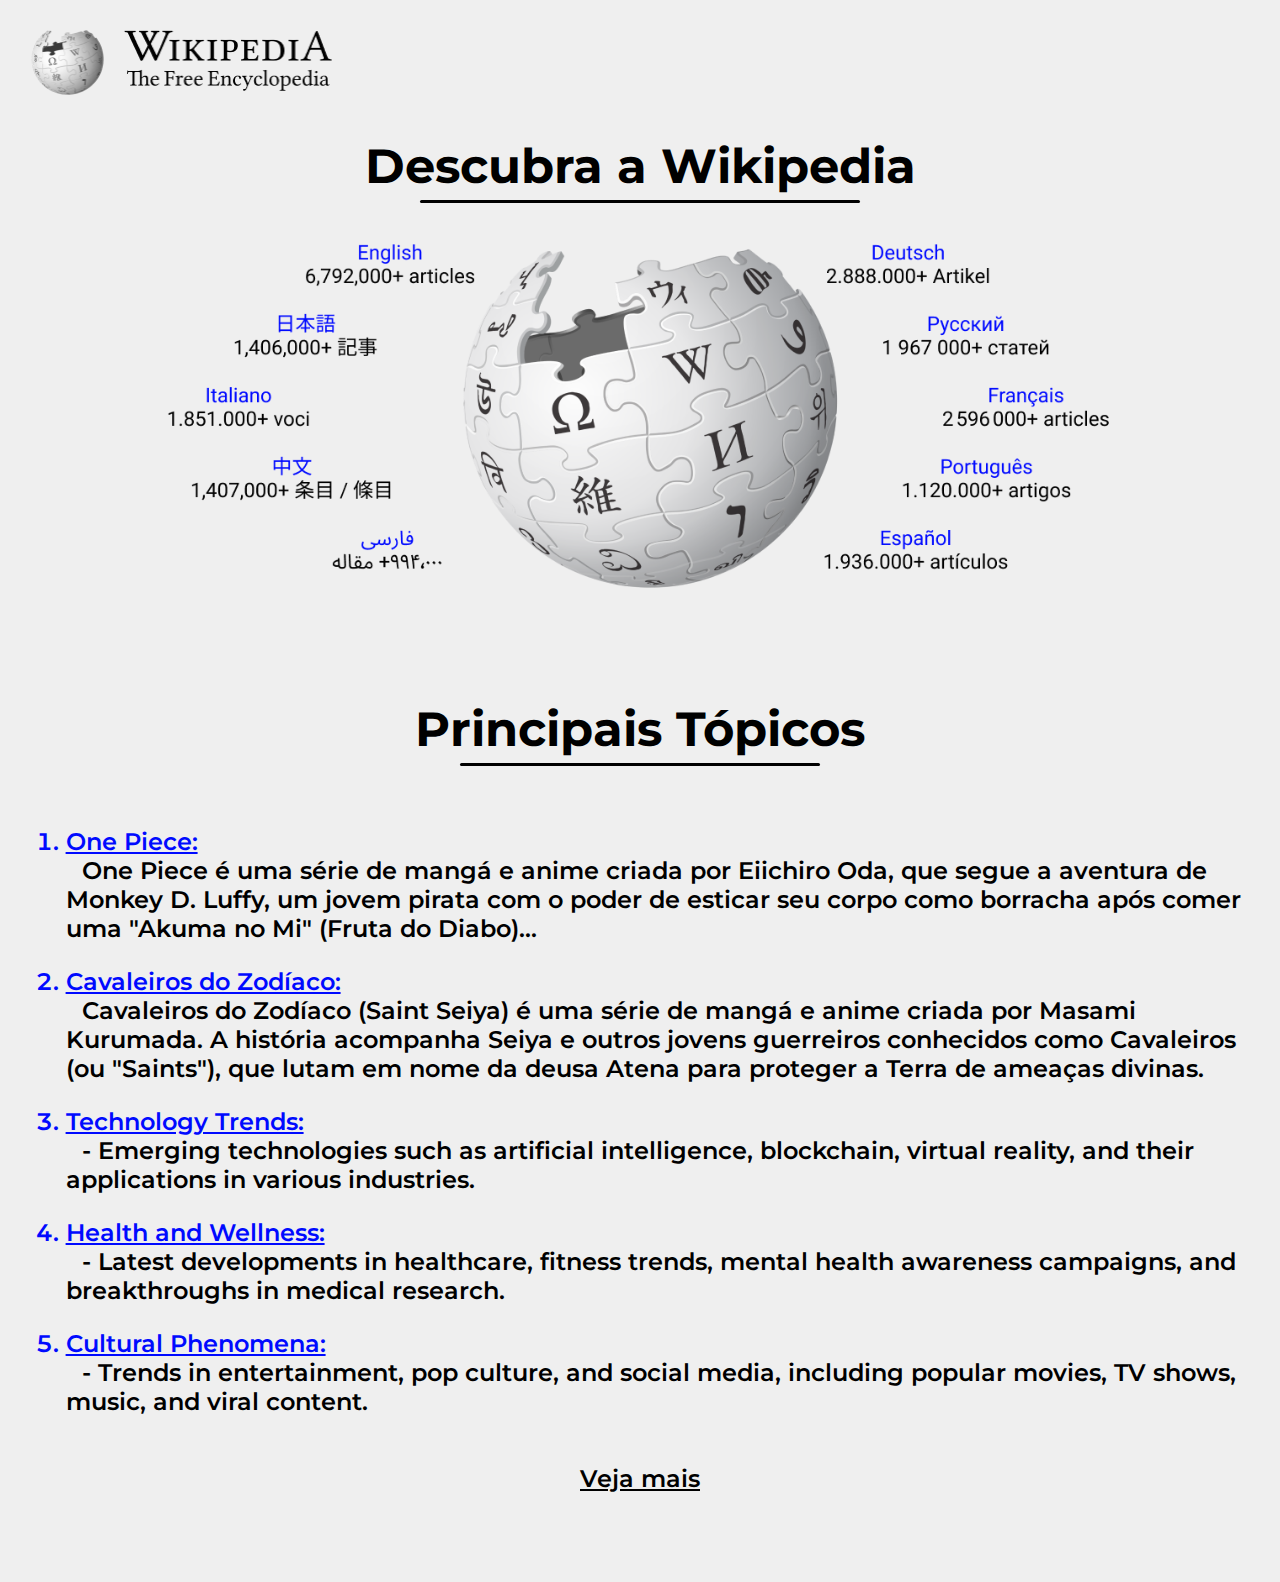
<file: index.html>
<!DOCTYPE html>
<html lang="pt-br">
<head>
    <meta charset="UTF-8">
    <meta name="viewport" content="width=device-width, initial-scale=1.0">
    <title>Wikipedia de Luís Gostoso</title>
    <link rel="stylesheet" href="src/styles/style.css">
</head>
<body>

    <img src="src/imgs/logoWiki.png" alt="Logo da Wikipedia" id="LogoWiki">

    <main>
        <h1>Descubra a Wikipedia</h1>
        <img src="src/imgs/mundoWiki.png" alt="Wikipedia em diferentes línguas" id="MundoWiki">

        <section>
            <h1>Principais Tópicos</h1>
            <ol>
                <li>
                    <a href="src/views/onepiece.html">One Piece:</a>
                    <p>
                        One Piece é uma série de mangá e anime criada por Eiichiro Oda, que segue a aventura de Monkey D. Luffy, um jovem pirata com o poder de esticar seu corpo como borracha após comer uma "Akuma no Mi" (Fruta do Diabo)...
                    </p>
                </li>

                <li>
                    <a href="src/views/cavaleiros.html">Cavaleiros do Zodíaco:</a>
                    <p>
                        Cavaleiros do Zodíaco (Saint Seiya) é uma série de mangá e anime criada por Masami Kurumada. A história acompanha Seiya e outros jovens guerreiros conhecidos como Cavaleiros (ou "Saints"), que lutam em nome da deusa Atena para proteger a Terra de ameaças divinas.
                    </p>
                </li>

                <li>
                    <a href="#">Technology Trends:</a>
                    <p>
                        - Emerging technologies such as artificial intelligence, blockchain, virtual reality, and their applications in various industries.
                    </p>
                </li>

                <li>
                    <a href="#">Health and Wellness:</a>
                    <p>
                        - Latest developments in healthcare, fitness trends, mental health awareness campaigns, and breakthroughs in medical research.
                    </p>
                </li>

                <li>
                    <a href="#">Cultural Phenomena:</a>
                    <p>
                        - Trends in entertainment, pop culture, and social media, including popular movies, TV shows, music, and viral content.
                    </p>
                </li>
            </ol>

            <a>Veja mais</a>
        </section>
    </main>

</body>
</html>
</file>
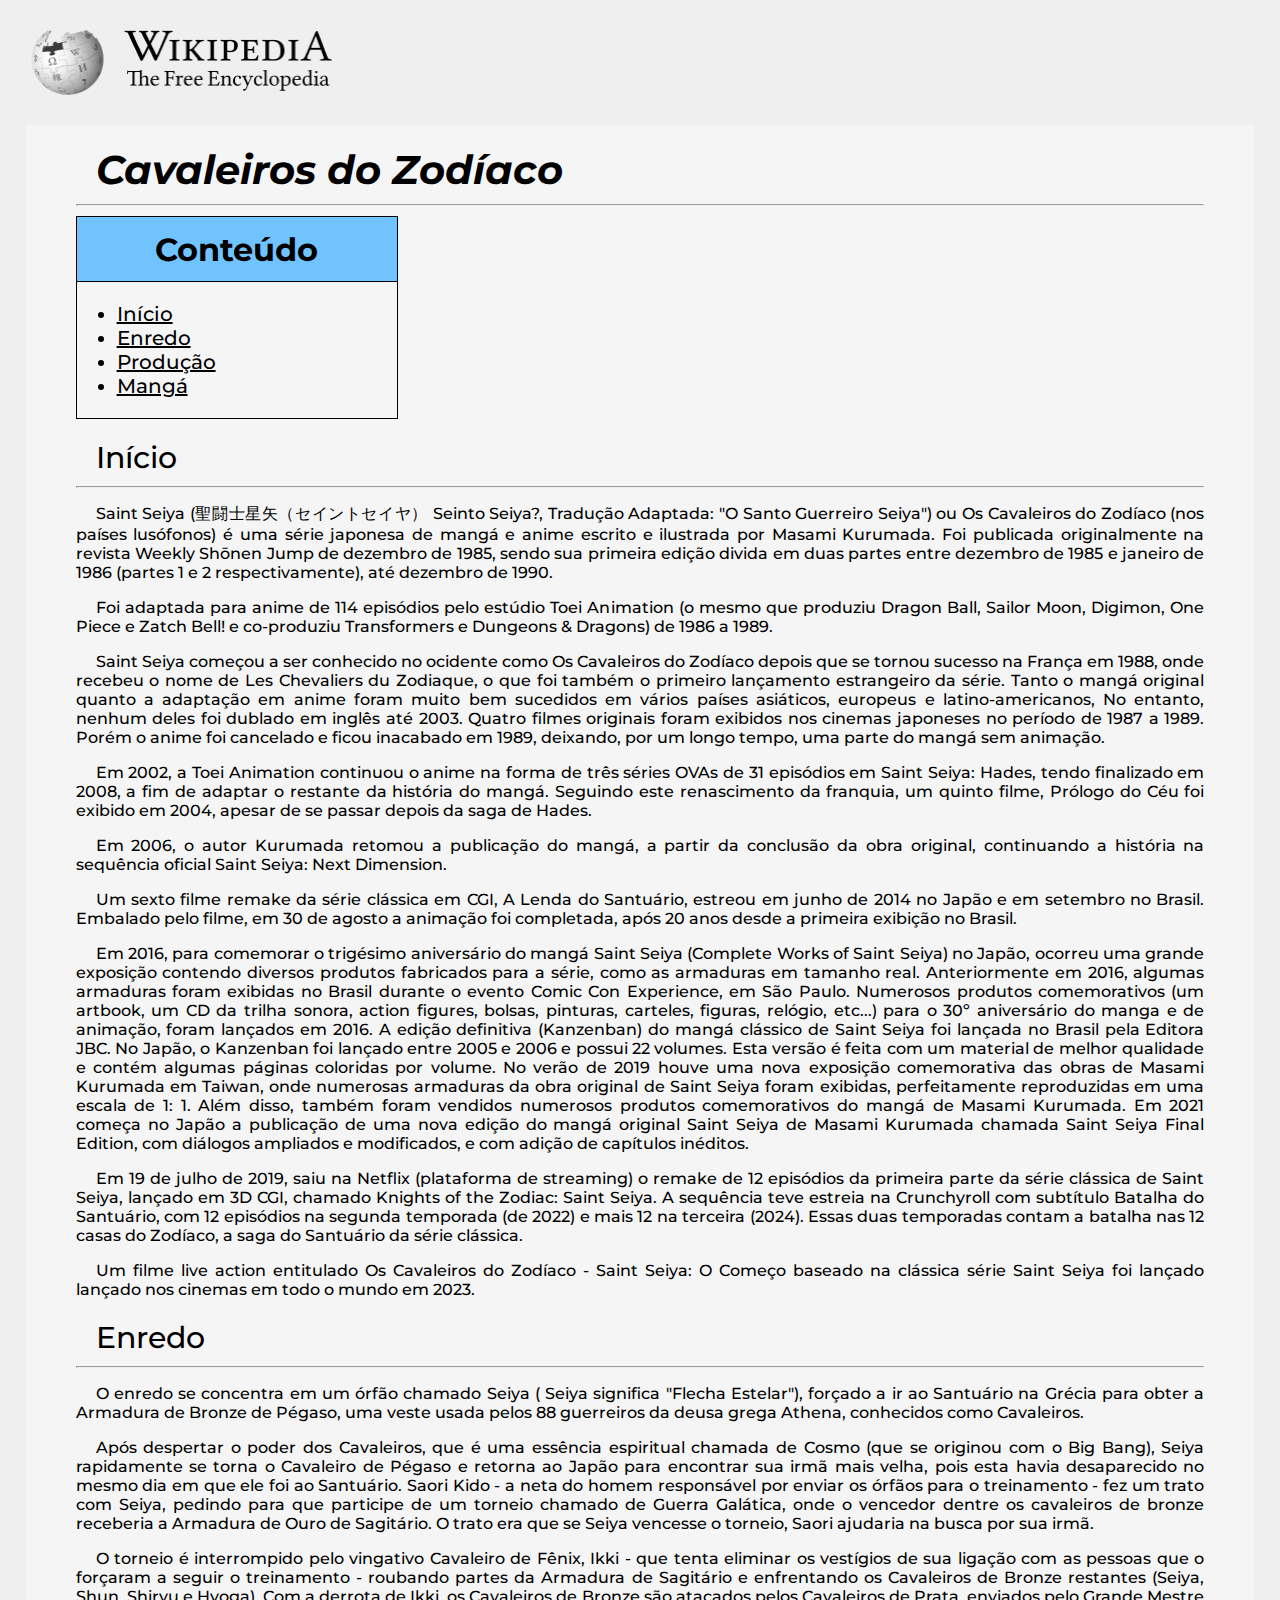
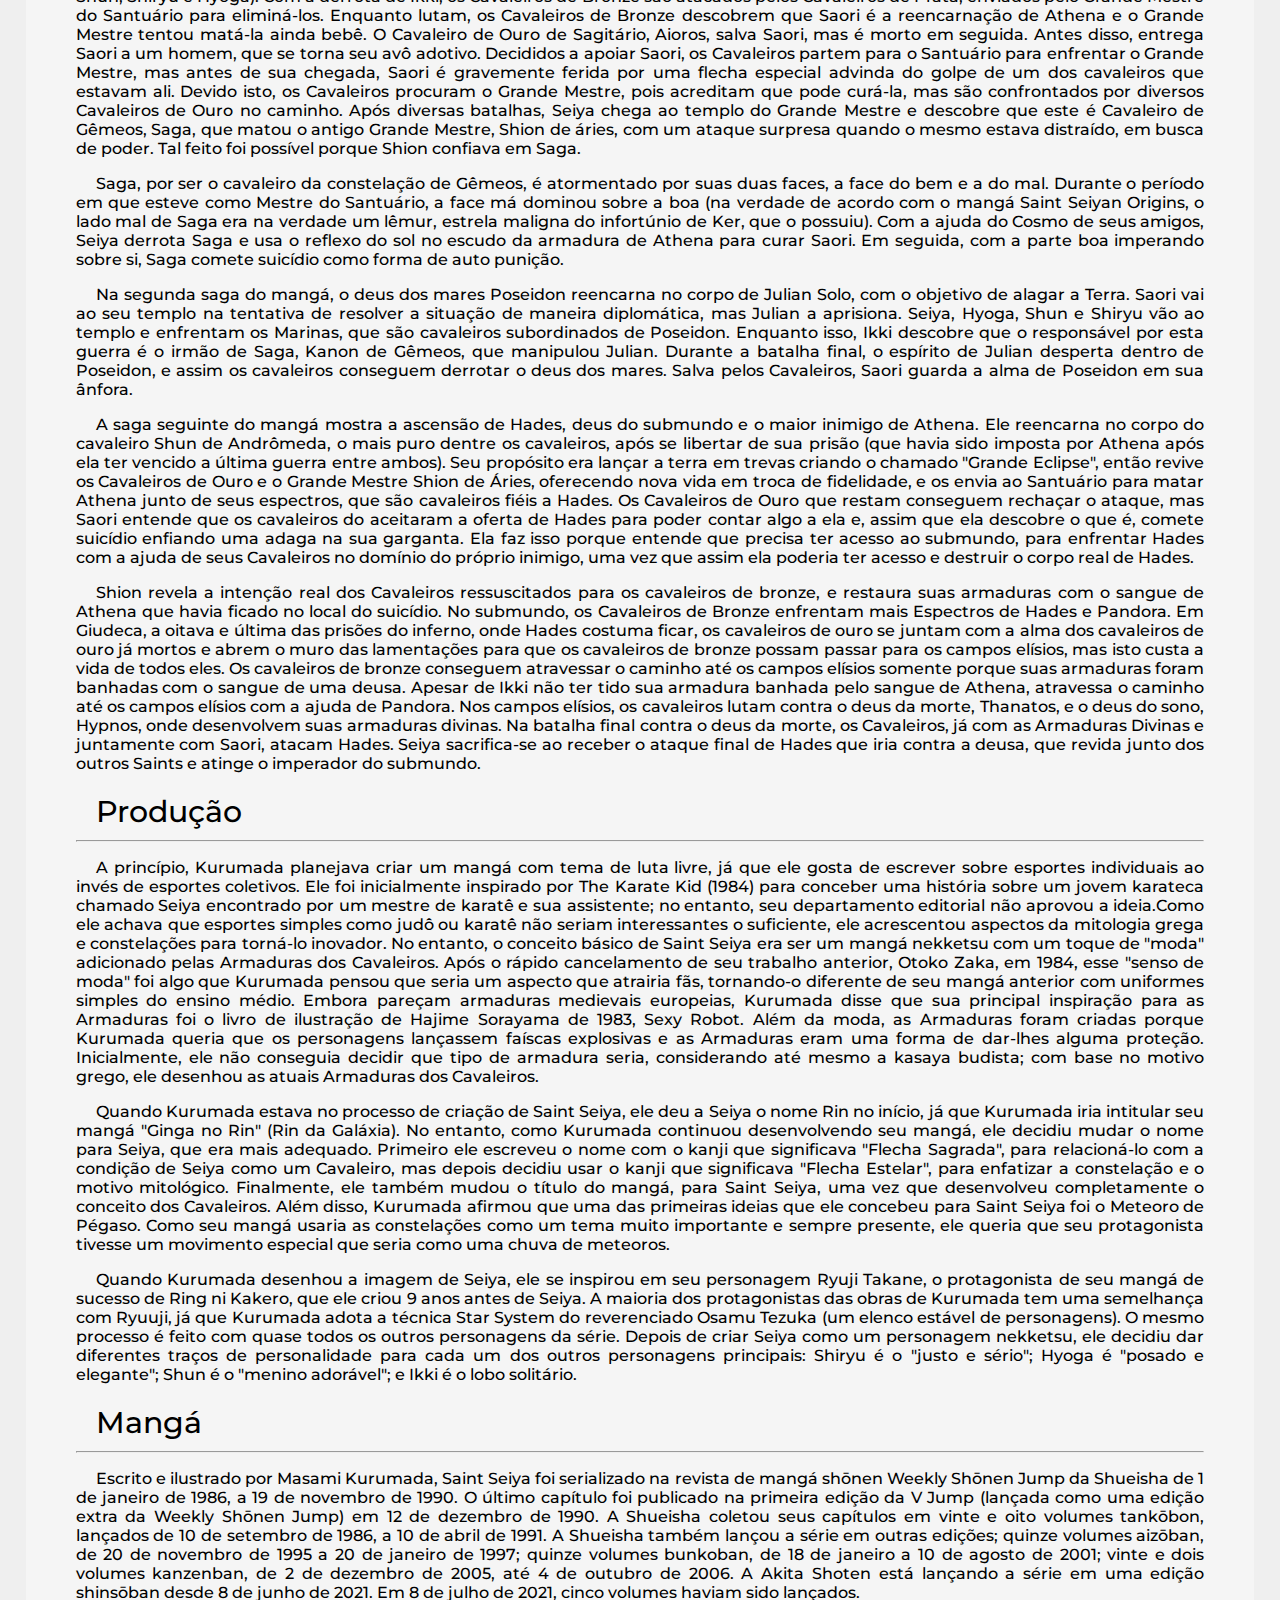
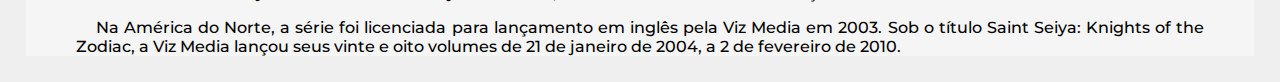
<file: src/views/cavaleiros.html>
<!DOCTYPE html>
<html lang="pt-br">
<head>
    <meta charset="UTF-8">
    <meta http-equiv="X-UA-Compatible" content="IE=edge">
    <meta name="viewport" content="width=device-width, initial-scale=1.0">
    <title>Cavaleiros</title>
    <link rel="stylesheet" href="../styles/article.css">
</head>
<body>
    <a href="../../index.html">
        <img src="../imgs/logoWiki.png" alt="Logo da Wikipedia" id="LogoWiki">
    </a>

    <article>
        <h1>Cavaleiros do Zodíaco</h1>
        <hr>
        <nav>
            <ul>
                <li><a href="#Início">Início</a></li>
                <li><a href="#Enredo">Enredo</a></li>
                <li><a href="#Produção">Produção</a></li>
                <li><a href="#Mangá">Mangá</a></li>
            </ul>
        </nav>

        <h2 id="Início">Início</h2>
        <hr>
        <p>
            Saint Seiya (聖闘士星矢（セイントセイヤ） Seinto Seiya?, Tradução Adaptada: "O Santo Guerreiro Seiya") ou Os Cavaleiros do Zodíaco (nos países lusófonos) é uma série japonesa de mangá e anime escrito e ilustrada por Masami Kurumada. Foi publicada originalmente na revista Weekly Shōnen Jump  de dezembro de 1985, sendo sua primeira edição divida em duas partes  entre dezembro de 1985 e janeiro de 1986 (partes 1 e 2 respectivamente),  até dezembro de 1990.
        </p>
        <p>
            Foi adaptada para anime de 114 episódios pelo estúdio Toei Animation (o mesmo que produziu Dragon Ball, Sailor Moon, Digimon, One Piece e Zatch Bell! e co-produziu Transformers e Dungeons  & Dragons) de 1986 a 1989.
        </p>
        <p>
            Saint Seiya começou a ser conhecido no ocidente como Os Cavaleiros do Zodíaco depois que se tornou sucesso na França em 1988, onde recebeu o nome de Les Chevaliers du Zodiaque, o que foi também o primeiro lançamento estrangeiro da série. Tanto o mangá original quanto a adaptação em anime foram muito bem sucedidos em vários países asiáticos, europeus e latino-americanos, No entanto, nenhum deles foi dublado em inglês até 2003. Quatro filmes originais foram exibidos nos cinemas japoneses no período de 1987 a 1989. Porém o anime foi cancelado e ficou inacabado em 1989, deixando, por um longo tempo, uma parte do mangá sem animação.
        </p>
        <p>
            Em 2002, a Toei Animation continuou o anime na forma de três séries OVAs de 31 episódios em Saint Seiya: Hades, tendo finalizado em 2008, a fim de adaptar o restante da história do mangá. Seguindo este renascimento da franquia, um quinto filme, Prólogo do Céu foi exibido em 2004, apesar de se passar depois da saga de Hades.
        </p>
        <p>
            Em 2006,  o autor Kurumada retomou a publicação do mangá, a partir da conclusão  da obra original, continuando a história na sequência oficial Saint Seiya: Next Dimension.
        </p>
        <p>
            Um sexto filme remake da série clássica em CGI, A Lenda do Santuário, estreou em junho de 2014 no Japão e em setembro no Brasil. Embalado pelo filme, em 30 de agosto a animação foi completada, após 20 anos desde a primeira exibição no Brasil.
        </p>
        <p>
            Em 2016,  para comemorar o trigésimo aniversário do mangá Saint Seiya (Complete  Works of Saint Seiya) no Japão, ocorreu uma grande exposição contendo  diversos produtos fabricados para a série, como as armaduras em tamanho  real. Anteriormente em 2016, algumas armaduras foram exibidas no Brasil durante o evento Comic Con Experience, em São Paulo. Numerosos produtos comemorativos (um artbook, um CD da trilha sonora, action figures, bolsas, pinturas, carteles, figuras, relógio, etc...) para o 30º aniversário do manga e de animação, foram lançados em 2016. A edição definitiva (Kanzenban) do mangá clássico de Saint Seiya foi lançada no Brasil pela Editora JBC. No Japão, o Kanzenban foi lançado entre 2005 e 2006 e possui 22 volumes. Esta versão é feita com um material de melhor qualidade e contém algumas páginas coloridas por volume. No verão de 2019  houve uma nova exposição comemorativa das obras de Masami Kurumada em  Taiwan, onde numerosas armaduras da obra original de Saint Seiya foram  exibidas, perfeitamente reproduzidas em uma escala de 1: 1. Além disso,  também foram vendidos numerosos produtos comemorativos do mangá de  Masami Kurumada. Em 2021 começa no Japão a publicação de uma nova edição do mangá original Saint Seiya de Masami Kurumada chamada Saint Seiya Final Edition, com diálogos ampliados e modificados, e com adição de capítulos inéditos. 
        </p>
        <p>
            Em 19 de julho de 2019, saiu na Netflix  (plataforma de streaming) o remake de 12 episódios da primeira parte da  série clássica de Saint Seiya, lançado em 3D CGI, chamado Knights of the Zodiac: Saint Seiya. A sequência teve estreia na Crunchyroll com subtítulo Batalha do Santuário, com 12 episódios na segunda temporada (de 2022) e mais 12 na terceira (2024). Essas duas temporadas contam a batalha nas 12 casas do Zodíaco, a saga do Santuário da série clássica.
        </p>
        <p>
            Um filme live action entitulado Os Cavaleiros do Zodíaco - Saint Seiya: O Começo baseado na clássica série Saint Seiya foi lançado lançado nos cinemas em todo o mundo em 2023.
        </p>

        <h2 id="Enredo">Enredo</h2>
        <hr>
        <p>
            O enredo se concentra em um órfão chamado Seiya ( Seiya significa "Flecha Estelar"), forçado a ir ao Santuário na Grécia para obter a Armadura de Bronze de Pégaso, uma veste usada pelos 88 guerreiros da deusa grega Athena, conhecidos como Cavaleiros.
        </p>
        <p>
            Após despertar o poder dos Cavaleiros, que é uma essência espiritual chamada de Cosmo (que se originou com o Big Bang),  Seiya rapidamente se torna o Cavaleiro de Pégaso e retorna ao Japão  para encontrar sua irmã mais velha, pois esta havia desaparecido no  mesmo dia em que ele foi ao Santuário. Saori Kido  - a neta do homem responsável por enviar os órfãos para o treinamento -  fez um trato com Seiya, pedindo para que participe de um torneio  chamado de Guerra Galática, onde o vencedor dentre os cavaleiros de  bronze receberia a Armadura de Ouro de Sagitário. O trato era que se  Seiya vencesse o torneio, Saori ajudaria na busca por sua irmã.
        </p>
        <p>
            O torneio é interrompido pelo vingativo Cavaleiro de Fênix, Ikki -  que tenta eliminar os vestígios de sua ligação com as pessoas que o  forçaram a seguir o treinamento - roubando partes da Armadura de  Sagitário e enfrentando os Cavaleiros de Bronze restantes (Seiya, Shun,  Shiryu e Hyoga). Com a derrota de Ikki, os Cavaleiros de Bronze são  atacados pelos Cavaleiros de Prata, enviados pelo Grande Mestre do  Santuário para eliminá-los. Enquanto lutam, os Cavaleiros de Bronze  descobrem que Saori é a reencarnação de Athena e o Grande Mestre tentou  matá-la ainda bebê. O Cavaleiro de Ouro de Sagitário, Aioros, salva  Saori, mas é morto em seguida. Antes disso, entrega Saori a um homem,  que se torna seu avô adotivo. Decididos a apoiar Saori, os Cavaleiros  partem para o Santuário para enfrentar o Grande Mestre, mas antes de sua  chegada, Saori é gravemente ferida por uma flecha especial advinda do  golpe de um dos cavaleiros que estavam ali. Devido isto, os Cavaleiros  procuram o Grande Mestre, pois acreditam que pode curá-la, mas são  confrontados por diversos Cavaleiros de Ouro no caminho. Após diversas  batalhas, Seiya chega ao templo do Grande Mestre e descobre que este é  Cavaleiro de Gêmeos, Saga, que matou o antigo Grande Mestre, Shion de  áries, com um ataque surpresa quando o mesmo estava distraído, em busca  de poder. Tal feito foi possível porque Shion confiava em Saga.
        </p>
        <p>
            Saga, por ser o cavaleiro da constelação  de Gêmeos, é atormentado por suas duas faces, a face do bem e a do mal.  Durante o período em que esteve como Mestre do Santuário, a face má  dominou sobre a boa (na verdade de acordo com o mangá Saint Seiyan  Origins, o lado mal de Saga era na verdade um lêmur, estrela maligna do  infortúnio de Ker, que o possuiu). Com a ajuda do Cosmo de seus amigos,  Seiya derrota Saga e usa o reflexo do sol no escudo da armadura de  Athena para curar Saori. Em seguida, com a parte boa imperando sobre si,  Saga comete suicídio como forma de auto punição.
        </p>
        <p>
            Na segunda saga do mangá, o deus dos mares Poseidon  reencarna no corpo de Julian Solo, com o objetivo de alagar a Terra.  Saori vai ao seu templo na tentativa de resolver a situação de maneira  diplomática, mas Julian a aprisiona. Seiya, Hyoga, Shun e Shiryu vão ao  templo e enfrentam os Marinas, que são cavaleiros subordinados de  Poseidon. Enquanto isso, Ikki descobre que o responsável por esta guerra  é o irmão de Saga, Kanon de Gêmeos, que manipulou Julian. Durante a  batalha final, o espírito de Julian desperta dentro de Poseidon, e assim  os cavaleiros conseguem derrotar o deus dos mares. Salva pelos  Cavaleiros, Saori guarda a alma de Poseidon em sua ânfora.
        </p>
        <p>
            A saga seguinte do mangá mostra a ascensão de Hades,  deus do submundo e o maior inimigo de Athena. Ele reencarna no corpo do  cavaleiro Shun de Andrômeda, o mais puro dentre os cavaleiros, após se  libertar de sua prisão (que havia sido imposta por Athena após ela ter  vencido a última guerra entre ambos). Seu propósito era lançar a terra  em trevas criando o chamado "Grande Eclipse", então revive os Cavaleiros  de Ouro e o Grande Mestre Shion de Áries, oferecendo nova vida em troca  de fidelidade, e os envia ao Santuário para matar Athena junto de seus  espectros, que são cavaleiros fiéis a Hades. Os Cavaleiros de Ouro que  restam conseguem rechaçar o ataque, mas Saori entende que os cavaleiros  do aceitaram a oferta de Hades para poder contar algo a ela e, assim que  ela descobre o que é, comete suicídio enfiando uma adaga na sua  garganta. Ela faz isso porque entende que precisa ter acesso ao  submundo, para enfrentar Hades com a ajuda de seus Cavaleiros no domínio  do próprio inimigo, uma vez que assim ela poderia ter acesso e destruir  o corpo real de Hades.
        </p>
        <p>
            Shion revela a intenção real dos Cavaleiros ressuscitados para os  cavaleiros de bronze, e restaura suas armaduras com o sangue de Athena  que havia ficado no local do suicídio. No submundo, os Cavaleiros de  Bronze enfrentam mais Espectros de Hades e Pandora.  Em Giudeca, a oitava e última das prisões do inferno, onde Hades  costuma ficar, os cavaleiros de ouro se juntam com a alma dos cavaleiros  de ouro já mortos e abrem o muro das lamentações para que os cavaleiros  de bronze possam passar para os campos elísios, mas isto custa a vida  de todos eles. Os cavaleiros de bronze conseguem atravessar o caminho  até os campos elísios somente porque suas armaduras foram banhadas com o  sangue de uma deusa. Apesar de Ikki não ter tido sua armadura banhada  pelo sangue de Athena, atravessa o caminho até os campos elísios com a  ajuda de Pandora. Nos campos elísios, os cavaleiros lutam contra o deus  da morte, Thanatos, e o deus do sono, Hypnos,  onde desenvolvem suas armaduras divinas. Na batalha final contra o deus  da morte, os Cavaleiros, já com as Armaduras Divinas e juntamente com  Saori, atacam Hades. Seiya sacrifica-se ao receber o ataque final de  Hades que iria contra a deusa, que revida junto dos outros Saints e  atinge o imperador do submundo.
        </p>

        <h2 id="Produção">Produção</h2>
        <hr>
        <p>
            A princípio, Kurumada planejava criar um mangá com tema de luta livre, já que ele gosta de escrever sobre esportes individuais ao invés de esportes coletivos. Ele foi inicialmente inspirado por The Karate Kid (1984) para conceber uma história sobre um jovem karateca chamado Seiya encontrado por um mestre de karatê e sua assistente; no entanto, seu departamento editorial não aprovou a ideia.Como ele achava que esportes simples como judô ou karatê não seriam interessantes o suficiente, ele acrescentou aspectos da mitologia grega e constelações para torná-lo inovador. No entanto, o conceito básico de Saint Seiya era ser um mangá nekketsu com um toque de "moda" adicionado pelas Armaduras dos Cavaleiros. Após o rápido cancelamento de seu trabalho anterior, Otoko Zaka,  em 1984, esse "senso de moda" foi algo que Kurumada pensou que seria um  aspecto que atrairia fãs, tornando-o diferente de seu mangá anterior  com uniformes simples do ensino médio. Embora pareçam armaduras medievais europeias, Kurumada disse que sua principal inspiração para as Armaduras foi o livro de ilustração de Hajime Sorayama de 1983, Sexy Robot.  Além da moda, as Armaduras foram criadas porque Kurumada queria que os  personagens lançassem faíscas explosivas e as Armaduras eram uma forma  de dar-lhes alguma proteção. Inicialmente, ele não conseguia decidir que tipo de armadura seria, considerando até mesmo a kasaya budista; com base no motivo grego, ele desenhou as atuais Armaduras dos Cavaleiros.
        </p>
        <p>
            Quando Kurumada estava no processo de criação de Saint Seiya,  ele deu a Seiya o nome Rin no início, já que Kurumada iria intitular  seu mangá "Ginga no Rin" (Rin da Galáxia). No entanto, como Kurumada  continuou desenvolvendo seu mangá, ele decidiu mudar o nome para Seiya,  que era mais adequado. Primeiro ele escreveu o nome com o kanji  que significava "Flecha Sagrada", para relacioná-lo com a condição de  Seiya como um Cavaleiro, mas depois decidiu usar o kanji que significava  "Flecha Estelar", para enfatizar a constelação e o motivo mitológico.  Finalmente, ele também mudou o título do mangá, para Saint Seiya,  uma vez que desenvolveu completamente o conceito dos Cavaleiros. Além  disso, Kurumada afirmou que uma das primeiras ideias que ele concebeu  para Saint Seiya foi o Meteoro de Pégaso. Como seu mangá usaria  as constelações como um tema muito importante e sempre presente, ele  queria que seu protagonista tivesse um movimento especial que seria como  uma chuva de meteoros.
        </p>
        <p>
            Quando Kurumada desenhou a imagem de Seiya, ele se inspirou em  seu personagem Ryuji Takane, o protagonista de seu mangá de sucesso de Ring ni Kakero,  que ele criou 9 anos antes de Seiya. A maioria dos protagonistas das  obras de Kurumada tem uma semelhança com Ryuuji, já que Kurumada adota a  técnica Star System do reverenciado Osamu Tezuka (um elenco estável de personagens). O mesmo processo é feito com quase todos os outros personagens da série. Depois de criar Seiya como um personagem nekketsu,  ele decidiu dar diferentes traços de personalidade para cada um dos  outros personagens principais: Shiryu é o "justo e sério"; Hyoga é  "posado e elegante"; Shun é o "menino adorável"; e Ikki é o lobo  solitário.
        </p>

        <h2 id="Mangá">Mangá</h2>
        <hr>
        <p>
            Escrito e ilustrado por Masami Kurumada, Saint Seiya foi serializado na revista de mangá shōnen Weekly Shōnen Jump da Shueisha de 1 de janeiro de 1986, a 19 de novembro de 1990. O último capítulo foi publicado na primeira edição da V Jump (lançada como uma edição extra da Weekly Shōnen Jump) em 12 de dezembro de 1990. A Shueisha coletou seus capítulos em vinte e oito volumes tankōbon, lançados de 10 de setembro de 1986, a 10 de abril de 1991. A Shueisha também lançou a série em outras edições; quinze volumes aizōban, de 20 de novembro de 1995 a 20 de janeiro de 1997; quinze volumes bunkoban, de 18 de janeiro a 10 de agosto de 2001; vinte e dois volumes kanzenban, de 2 de dezembro de 2005, até 4 de outubro de 2006. A Akita Shoten está lançando a série em uma edição shinsōban desde 8 de junho de 2021. Em 8 de julho de 2021, cinco volumes haviam sido lançados.
        </p>
        <p>
            Na América do Norte, a série foi licenciada para lançamento em inglês pela Viz Media em 2003. Sob o título Saint Seiya: Knights of the Zodiac, a Viz Media lançou seus vinte e oito volumes de 21 de janeiro de 2004, a 2 de fevereiro de 2010.
        </p>
    </article>

</body>
</html>
</file>
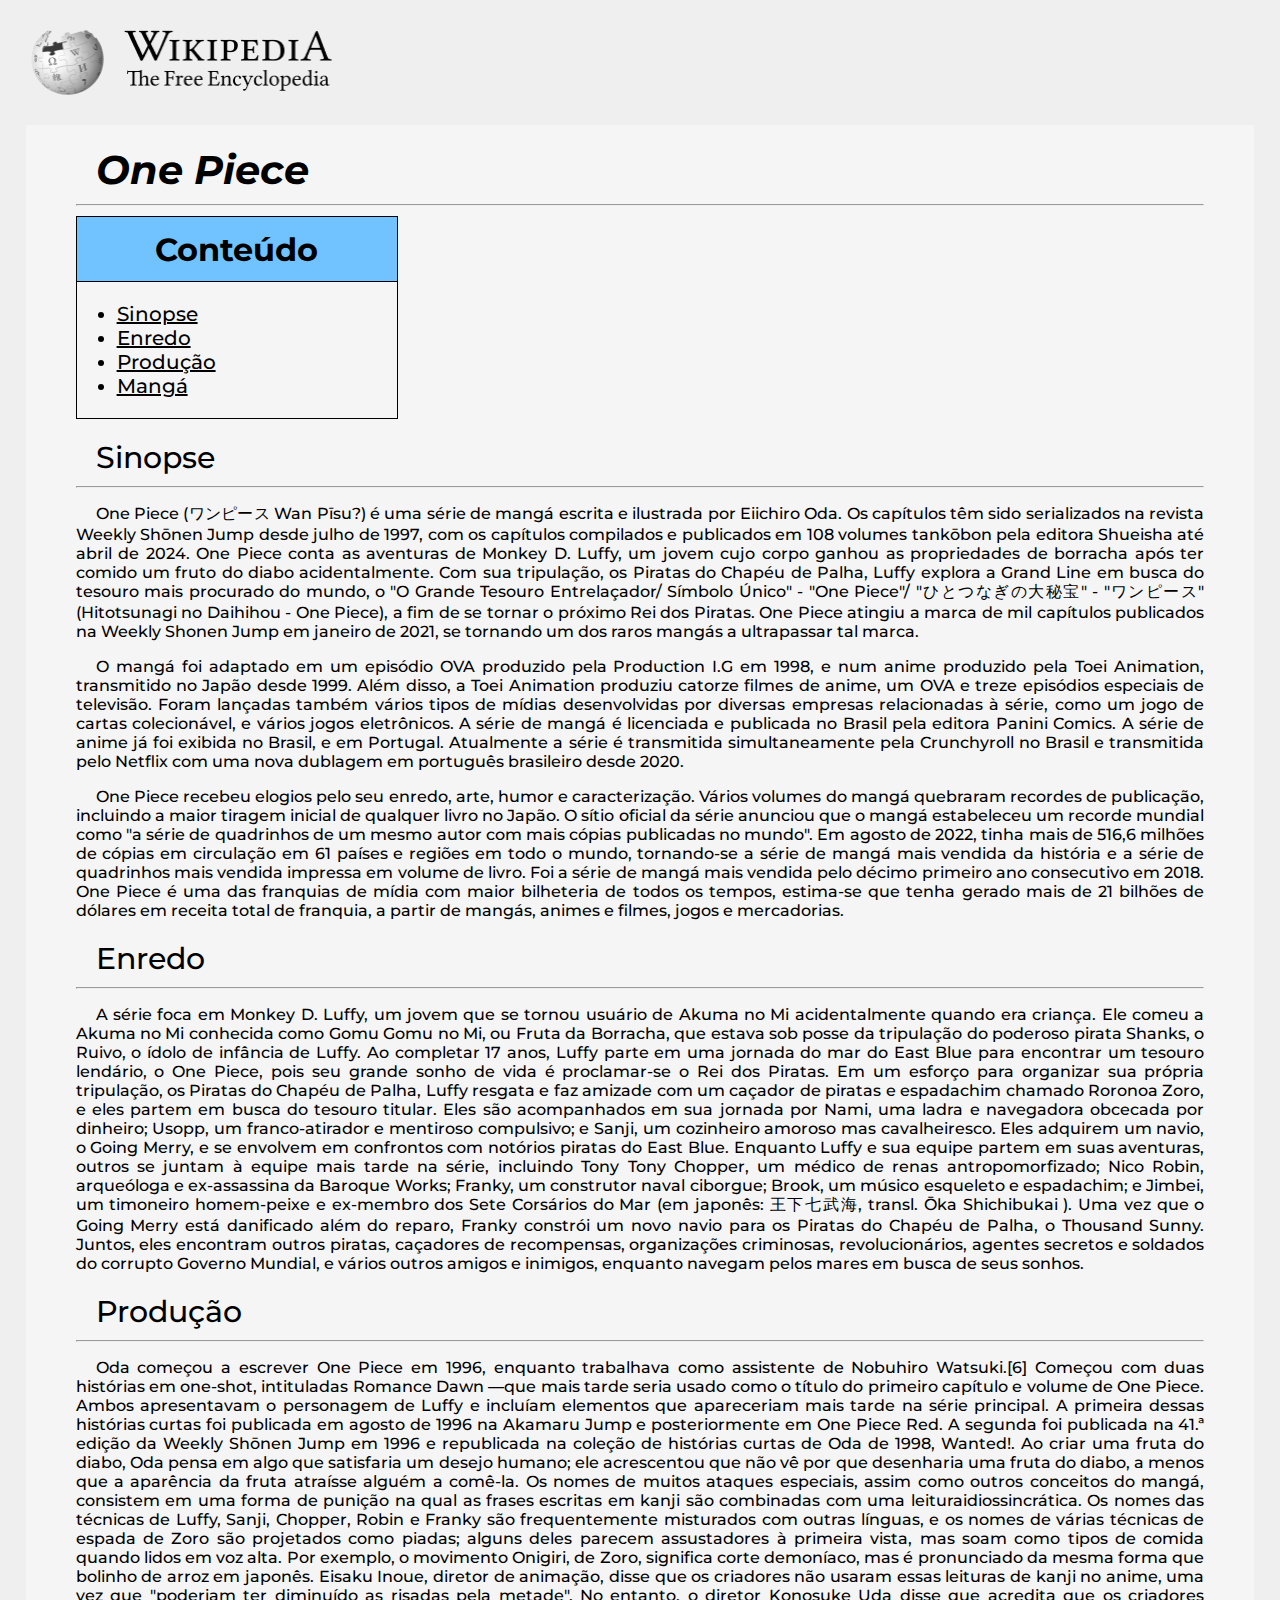
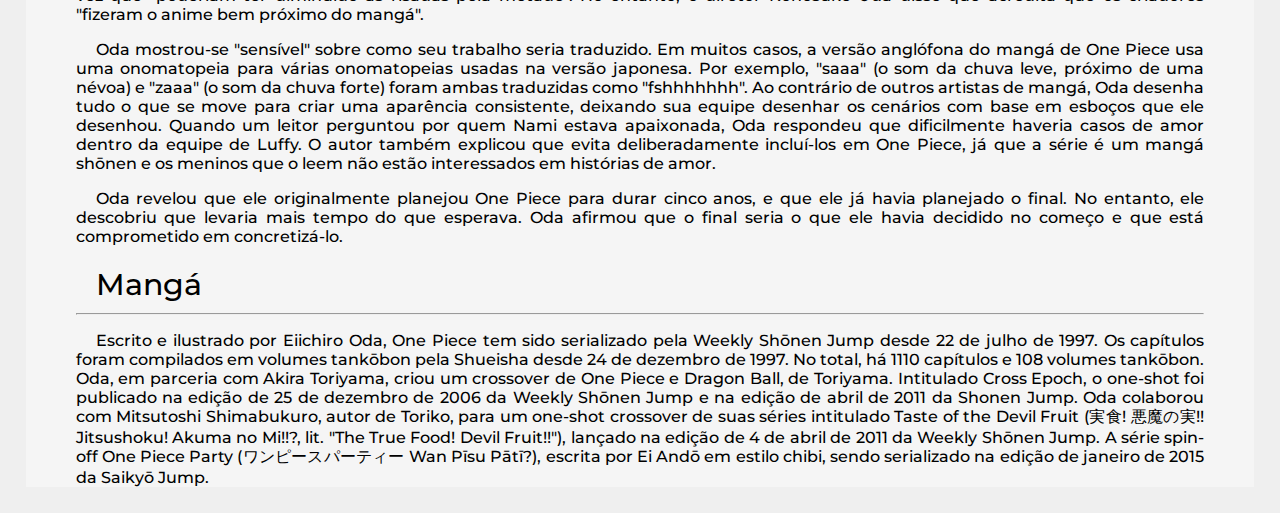
<file: src/views/onepiece.html>
<!DOCTYPE html>
<html lang="pt-br">
<head>
    <meta charset="UTF-8">
    <meta name="viewport" content="width=device-width, initial-scale=1.0">
    <title>One Piece</title>
    <link rel="stylesheet" href="../styles/article.css">
</head>
<body>
    
    <a href="../../index.html">
        <img src="../imgs/logoWiki.png" alt="Logo da Wikipedia" id="LogoWiki">
    </a>

    <article>
        <h1>One Piece</h1>
        <hr>
        <nav>
            <ul>
                <li><a href="#Sinopse">Sinopse</a></li>
                <li><a href="#Enredo">Enredo</a></li>
                <li><a href="#Produção">Produção</a></li>
                <li><a href="#Mangá">Mangá</a></li>
            </ul>
        </nav>

        <h2 id="Sinopse">Sinopse</h2>
        <hr>
        <p>
            One Piece (ワンピース Wan Pīsu?) é uma série de mangá escrita e ilustrada por Eiichiro Oda. Os capítulos têm sido serializados na revista Weekly Shōnen Jump desde julho de 1997, com os capítulos compilados e publicados em 108 volumes tankōbon pela editora Shueisha até abril de 2024. One Piece conta as aventuras de Monkey D. Luffy,  um jovem cujo corpo ganhou as propriedades de borracha após ter comido  um fruto do diabo acidentalmente. Com sua tripulação, os Piratas do  Chapéu de Palha, Luffy explora a Grand Line  em busca do tesouro mais procurado do mundo, o "O Grande Tesouro  Entrelaçador/ Símbolo Único" - "One Piece"/ "ひとつなぎの大秘宝" - "ワンピース" (Hitotsunagi no Daihihou - One Piece), a fim de se tornar o próximo Rei dos Piratas. One Piece atingiu a marca de mil capítulos publicados na Weekly Shonen Jump em janeiro de 2021, se tornando um dos raros mangás a ultrapassar tal marca.
        </p>
        <p>
            O mangá foi adaptado em um episódio OVA produzido pela Production I.G em 1998, e num anime produzido pela Toei Animation, transmitido no Japão desde 1999. Além disso, a Toei Animation  produziu catorze filmes de anime, um OVA e treze episódios especiais de  televisão. Foram lançadas também vários tipos de mídias desenvolvidas  por diversas empresas relacionadas à série, como um jogo de cartas colecionável, e vários jogos eletrônicos. A série de mangá é licenciada e publicada no Brasil pela editora Panini Comics. A série de anime já foi exibida no Brasil, e em Portugal. Atualmente a série é transmitida simultaneamente pela Crunchyroll no Brasil e transmitida pelo Netflix com uma nova dublagem em português brasileiro desde 2020.
        </p>
        <p>
            One Piece recebeu elogios pelo seu enredo,  arte, humor e caracterização. Vários volumes do mangá quebraram  recordes de publicação, incluindo a maior tiragem inicial de qualquer  livro no Japão. O sítio oficial da série anunciou que o mangá  estabeleceu um recorde mundial  como "a série de quadrinhos de um mesmo autor com mais cópias  publicadas no mundo". Em agosto de 2022, tinha mais de 516,6 milhões de  cópias em circulação em 61 países e regiões em todo o mundo, tornando-se  a série de mangá mais vendida da história  e a série de quadrinhos mais vendida impressa em volume de livro. Foi a  série de mangá mais vendida pelo décimo primeiro ano consecutivo em  2018. One Piece é uma das franquias de mídia com maior bilheteria  de todos os tempos, estima-se que tenha gerado mais de 21 bilhões de  dólares em receita total de franquia, a partir de mangás, animes e  filmes, jogos e mercadorias.
        </p>

        <h2 id="Enredo">Enredo</h2>
        <hr>
        <p>
            A série foca em Monkey D. Luffy, um jovem que se tornou usuário de Akuma no Mi  acidentalmente quando era criança. Ele comeu a Akuma no Mi conhecida  como Gomu Gomu no Mi, ou Fruta da Borracha, que estava sob posse da  tripulação do poderoso pirata Shanks, o Ruivo,  o ídolo de infância de Luffy. Ao completar 17 anos, Luffy parte em uma  jornada do mar do East Blue para encontrar um tesouro lendário, o One  Piece, pois seu grande sonho de vida é proclamar-se o Rei dos Piratas.  Em um esforço para organizar sua própria tripulação, os Piratas do Chapéu de Palha, Luffy resgata e faz amizade com um caçador de piratas e espadachim chamado Roronoa Zoro, e eles partem em busca do tesouro titular. Eles são acompanhados em sua jornada por Nami, uma ladra e navegadora obcecada por dinheiro; Usopp, um franco-atirador e mentiroso compulsivo; e Sanji, um cozinheiro amoroso mas cavalheiresco. Eles adquirem um navio, o Going Merry,  e se envolvem em confrontos com notórios piratas do East Blue. Enquanto  Luffy e sua equipe partem em suas aventuras, outros se juntam à equipe  mais tarde na série, incluindo Tony Tony Chopper, um médico de renas antropomorfizado; Nico Robin, arqueóloga e ex-assassina da Baroque Works; Franky, um construtor naval ciborgue; Brook, um músico esqueleto e espadachim; e Jimbei, um timoneiro homem-peixe e ex-membro dos Sete Corsários do Mar (em japonês:  王下七武海, transl. Ōka Shichibukai ). Uma vez que o Going Merry está danificado além do reparo, Franky constrói um novo navio para os Piratas do Chapéu de Palha, o Thousand Sunny. Juntos, eles encontram outros piratas, caçadores de recompensas, organizações criminosas, revolucionários, agentes secretos e soldados do corrupto Governo Mundial, e vários outros amigos e inimigos, enquanto navegam pelos mares em busca de seus sonhos.
        </p>

        <h2 id="Produção">Produção</h2>
        <hr>
        <p>
            Oda começou a escrever One Piece em 1996, enquanto trabalhava como assistente de Nobuhiro Watsuki.[6] Começou com duas histórias em one-shot, intituladas Romance Dawn  —que mais tarde seria usado como o título do primeiro capítulo e volume  de One Piece. Ambos apresentavam o personagem de Luffy e incluíam  elementos que apareceriam mais tarde na série principal. A primeira  dessas histórias curtas foi publicada em agosto de 1996 na Akamaru Jump e posteriormente em One Piece Red. A segunda foi publicada na 41.ª edição da Weekly Shōnen Jump em 1996 e republicada na coleção de histórias curtas de Oda de 1998, Wanted!. Ao criar uma fruta do diabo, Oda pensa em algo que satisfaria um  desejo humano; ele acrescentou que não vê por que desenharia uma fruta  do diabo, a menos que a aparência da fruta atraísse alguém a comê-la. Os nomes de muitos ataques especiais, assim como outros conceitos do  mangá, consistem em uma forma de punição na qual as frases escritas em kanji são combinadas com uma leituraidiossincrática.  Os nomes das técnicas de Luffy, Sanji, Chopper, Robin e Franky são  frequentemente misturados com outras línguas, e os nomes de várias  técnicas de espada de Zoro são projetados como piadas; alguns deles  parecem assustadores à primeira vista, mas soam como tipos de comida  quando lidos em voz alta. Por exemplo, o movimento Onigiri, de Zoro, significa corte demoníaco, mas é pronunciado da mesma forma que bolinho de arroz em japonês. Eisaku Inoue, diretor de animação, disse que os criadores não usaram essas leituras de kanji no anime, uma vez que "poderiam ter diminuído as risadas pela metade". No entanto, o diretor Konosuke Uda disse que acredita que os criadores "fizeram o anime bem próximo do mangá".
        </p>
        <p>
            Oda mostrou-se "sensível" sobre como seu trabalho seria traduzido. Em muitos casos, a versão anglófona do mangá de One Piece usa uma onomatopeia para várias onomatopeias usadas na versão japonesa. Por exemplo, "saaa" (o som da chuva leve, próximo de uma névoa) e "zaaa" (o som da chuva forte) foram ambas traduzidas como "fshhhhhhh".  Ao contrário de outros artistas de mangá, Oda desenha tudo o que se  move para criar uma aparência consistente, deixando sua equipe desenhar  os cenários com base em esboços que ele desenhou.  Quando um leitor perguntou por quem Nami estava apaixonada, Oda  respondeu que dificilmente haveria casos de amor dentro da equipe de  Luffy. O autor também explicou que evita deliberadamente incluí-los em One Piece, já que a série é um mangá shōnen e os meninos que o leem não estão interessados em histórias de amor.
        </p>
        <p>
            Oda revelou que ele originalmente planejou One Piece para  durar cinco anos, e que ele já havia planejado o final. No entanto, ele  descobriu que levaria mais tempo do que esperava. Oda afirmou que o  final seria o que ele havia decidido no começo e que está comprometido  em concretizá-lo.
        </p>

        <h2 id="Mangá">Mangá</h2>
        <hr>
        <p>
            Escrito e ilustrado por Eiichiro Oda, One Piece tem sido serializado pela Weekly Shōnen Jump desde 22 de julho de 1997. Os capítulos foram compilados em volumes tankōbon pela Shueisha desde 24 de dezembro de 1997. No total, há 1110 capítulos e 108 volumes tankōbon. Oda, em parceria com Akira Toriyama, criou um crossover de One Piece e Dragon Ball, de Toriyama. Intitulado Cross Epoch, o one-shot foi publicado na edição de 25 de dezembro de 2006 da Weekly Shōnen Jump e na edição de abril de 2011 da Shonen Jump. Oda colaborou com Mitsutoshi Shimabukuro, autor de Toriko, para um one-shot crossover de suas séries intitulado Taste of the Devil Fruit (実食! 悪魔の実!! Jitsushoku! Akuma no Mi!!?, lit. "The True Food! Devil Fruit!!"), lançado na edição de 4 de abril de 2011 da Weekly Shōnen Jump. A série spin-off One Piece Party (ワンピースパーティー Wan Pīsu Pātī?), escrita por Ei Andō em estilo chibi, sendo serializado na edição de janeiro de 2015 da Saikyō Jump.
        </p>
    </article>

</body>
</html>
</file>
<file: src/styles/style.css>
@import url('https://fonts.googleapis.com/css2?family=Montserrat:ital,wght@0,100..900;1,100..900&display=swap');

body {
    background-color: #EFEFEF;
    margin: 2vw;
    font-family: 'Montserrat';
    font-size: 24px;
    font-weight: 600;
}

@media (max-width:900px) {/*Responsividade de telas muito pequenas*/
    body {
        font-size: 12px;
    }
    section {
        font-size: 16px;
    }
}

#LogoWiki {
    width: 30%;
    max-width: 320px;
}

#MundoWiki {
    width: 100%;
    max-width: 1000px;
}

main {
    display: flex;
    flex-direction: column;
    align-items: center;
}

h1::after {/*Linha Horizontal depois dos títulos*/
    background-color: black;
    display: block;
    height: 3px;
    width: 80%;
    border-radius: 10px;
    margin: 5px auto;
    content: '';
}

section {
    margin: 5vw;
    width: 100%;
    display: flex;
    flex-direction: column;
    align-items: center;
}

ol, a {
    color: #000AFF;
}

li > p{
    color: black;
    margin-top: 0;
    text-indent: 16px;
}

section > a {
    color: black;
    text-decoration: underline;
    cursor: pointer;
}
</file>
<file: src/styles/article.css>
@import url('style.css');

article {
    background-color: whitesmoke;
    margin-top: 20px;
    padding: 20px 50px 0 50px;
    font-weight: 500;
    font-size: 20px;
}

h1 {
    margin: 0;
    text-indent: 20px;
    font-style: italic;
}

h1::after {/*Remove linha horizontal do título*/
    all: unset;
}

nav {
    width: 320px;
    border: 1px solid black;
}

nav::before {/*Barra de "Conteúdo"*/
    content: 'Conteúdo';
    background-color: #70C3FF;
    border-bottom: 1px solid black;
    font-weight: bold;
    font-size: 32px;
    height: 64px;
    display: flex;
    justify-content: center;
    align-items: center;
}

a {
    color: black;
    text-decoration-thickness: 1.5px;
}

h2 {
    margin: 20px 0 0 0;
    text-indent: 20px;
    font-weight: 500;
}

p {
    text-indent: 20px;
    font-size: 16px;
    text-align: justify;
}
</file>
